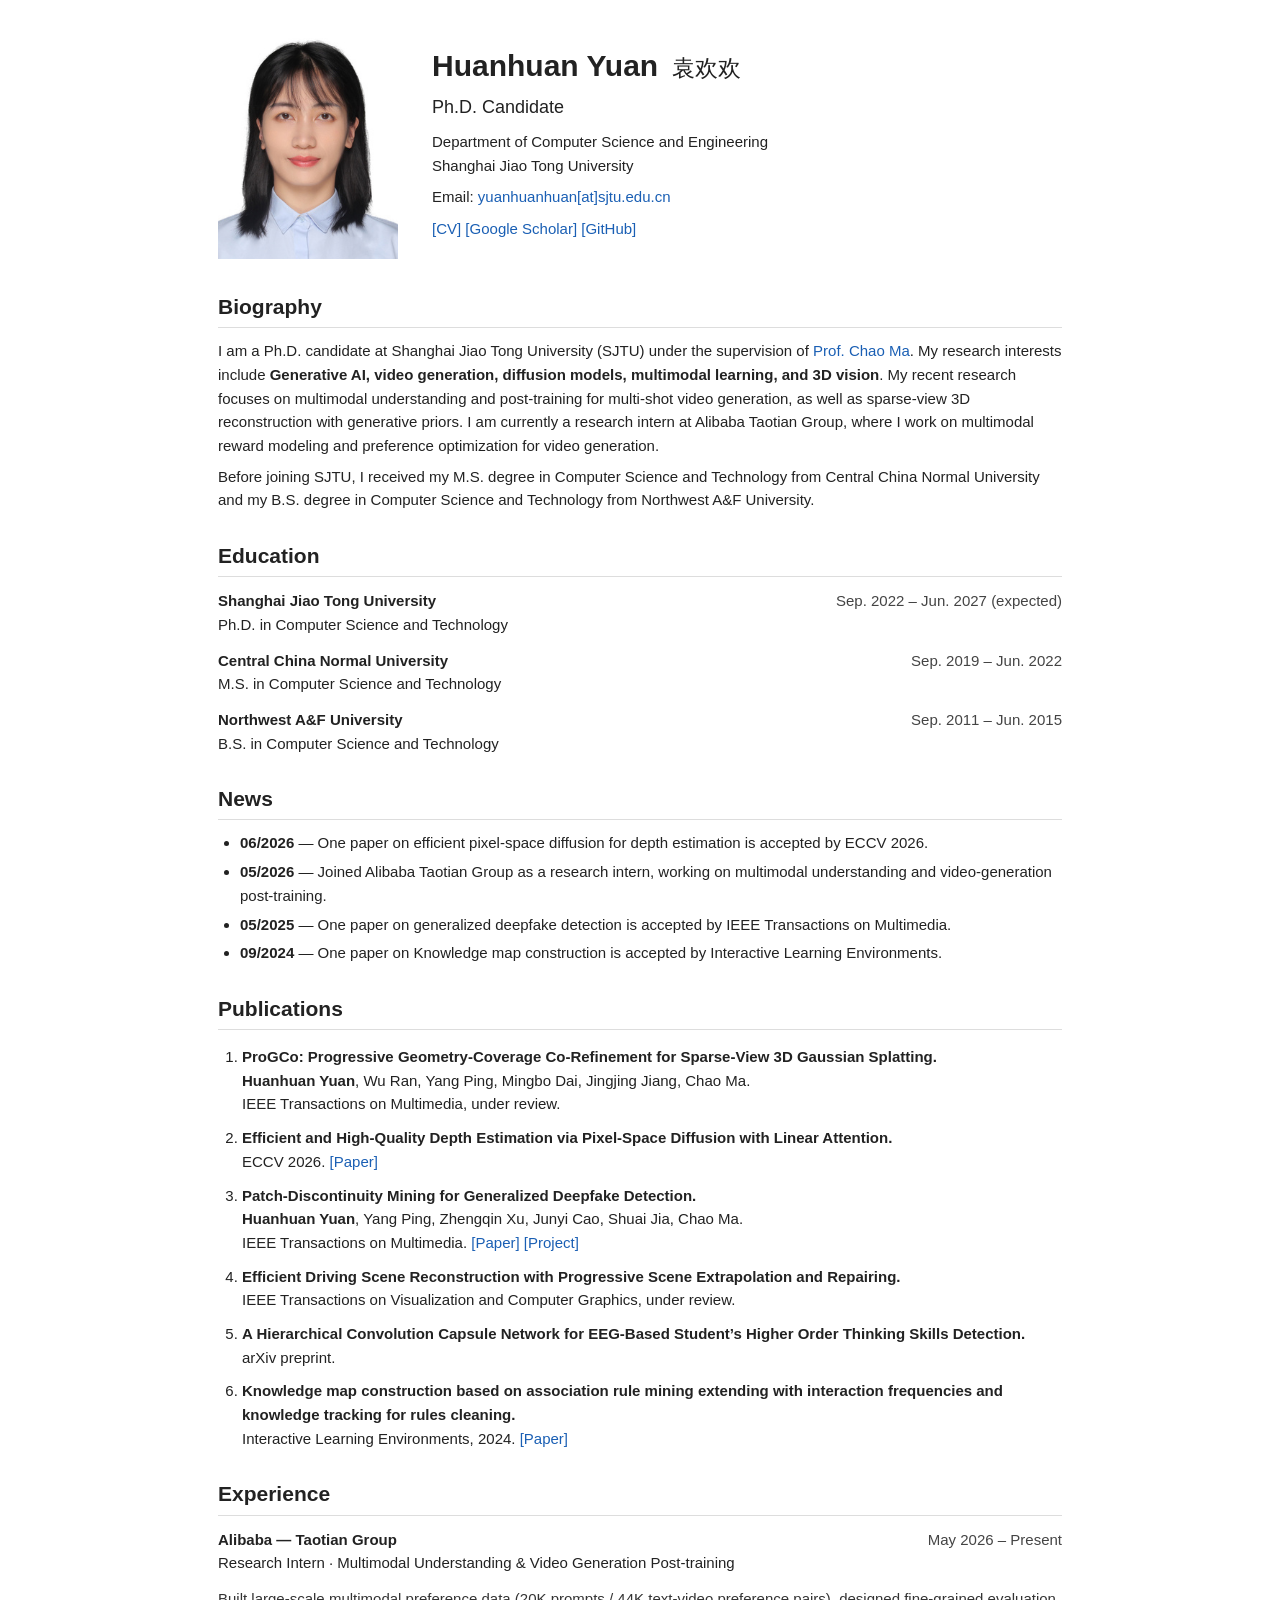
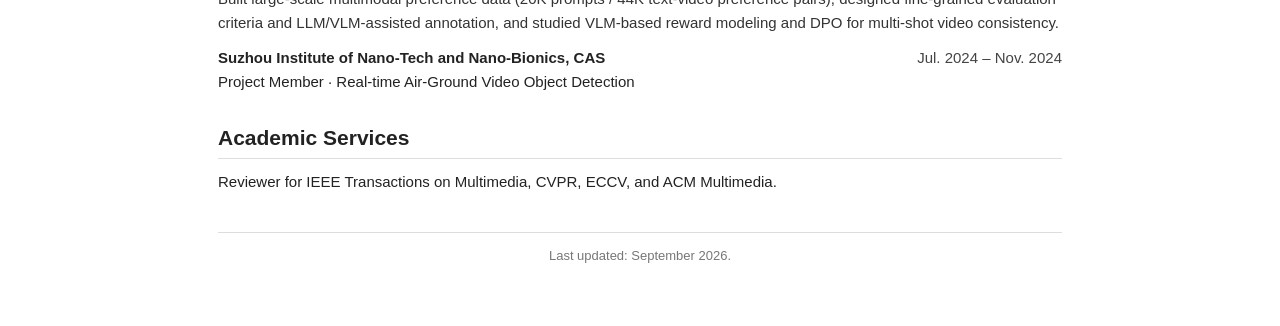
<file: index.html>
<!doctype html>
<html lang="en">
<head>
  <meta charset="utf-8" />
  <meta name="viewport" content="width=device-width, initial-scale=1" />
  <meta name="description" content="Huanhuan Yuan — Ph.D. candidate at Shanghai Jiao Tong University. Research interests: Generative AI, Video Generation, Diffusion Models, Multimodal Learning, and 3D Vision." />
  <title>Huanhuan Yuan | Shanghai Jiao Tong University</title>
  <link rel="stylesheet" href="assets/style.css" />
</head>
<body>
<main class="page">
  <header class="hero">
    <img class="avatar" src="assets/profile.png" alt="Huanhuan Yuan" />
    <div class="hero-text">
      <h1>Huanhuan Yuan <span class="cn">袁欢欢</span></h1>
      <h2>Ph.D. Candidate</h2>
      <p class="affiliation">Department of Computer Science and Engineering<br/>Shanghai Jiao Tong University</p>
      <p>Email: <a href="mailto:yuanhuanhuan@sjtu.edu.cn">yuanhuanhuan[at]sjtu.edu.cn</a></p>
      <p class="links">
        <a href="assets/Yuan_Huanhuan_CV.pdf">[CV]</a>
        <a href="https://scholar.google.com/citations?user=P3-e6RYAAAAJ&amp;hl=en">[Google Scholar]</a>
        <a href="https://github.com/huanhuanyuan7">[GitHub]</a>
      </p>
    </div>
  </header>

  <section>
    <h3>Biography</h3>
    <p>I am a Ph.D. candidate at Shanghai Jiao Tong University (SJTU) under the supervision of <a href="https://vision.sjtu.edu.cn/">Prof. Chao Ma</a>. My research interests include <strong>Generative AI, video generation, diffusion models, multimodal learning, and 3D vision</strong>. My recent research focuses on multimodal understanding and post-training for multi-shot video generation, as well as sparse-view 3D reconstruction with generative priors. I am currently a research intern at Alibaba Taotian Group, where I work on multimodal reward modeling and preference optimization for video generation.</p>
    <p>Before joining SJTU, I received my M.S. degree in Computer Science and Technology from Central China Normal University and my B.S. degree in Computer Science and Technology from Northwest A&amp;F University.</p>
  </section>

  <section>
    <h3>Education</h3>
    <div class="row"><div><strong>Shanghai Jiao Tong University</strong><br/><span>Ph.D. in Computer Science and Technology</span></div><div>Sep. 2022 – Jun. 2027 (expected)</div></div>
    <div class="row"><div><strong>Central China Normal University</strong><br/><span>M.S. in Computer Science and Technology</span></div><div>Sep. 2019 – Jun. 2022</div></div>
    <div class="row"><div><strong>Northwest A&amp;F University</strong><br/><span>B.S. in Computer Science and Technology</span></div><div>Sep. 2011 – Jun. 2015</div></div>
  </section>

  <section>
    <h3>News</h3>
    <ul class="news">
      <li><b>06/2026</b> — One paper on efficient pixel-space diffusion for depth estimation is accepted by ECCV 2026.</li>
      <li><b>05/2026</b> — Joined Alibaba Taotian Group as a research intern, working on multimodal understanding and video-generation post-training.</li>
      <li><b>05/2025</b> — One paper on generalized deepfake detection is accepted by IEEE Transactions on Multimedia.</li>
      <li><b>09/2024</b> — One paper on Knowledge map construction is accepted by Interactive Learning Environments.</li>
    </ul>
  </section>

  <section>
    <h3>Publications</h3>
    <ol class="publist">
      <li>
        <strong>ProGCo: Progressive Geometry-Coverage Co-Refinement for Sparse-View 3D Gaussian Splatting.</strong><br/>
        <strong>Huanhuan Yuan</strong>, Wu Ran, Yang Ping, Mingbo Dai, Jingjing Jiang, Chao Ma.<br/>
        <span class="venue">IEEE Transactions on Multimedia, under review.</span>
      </li>

      <li>
        <strong>Efficient and High-Quality Depth Estimation via Pixel-Space Diffusion with Linear Attention.</strong><br/>
        ECCV 2026.
        <a href="http://arxiv.org/abs/2608.30129">[Paper]</a>
      </li>

      <li>
        <strong>Patch-Discontinuity Mining for Generalized Deepfake Detection.</strong><br/>
        <strong>Huanhuan Yuan</strong>, Yang Ping, Zhengqin Xu, Junyi Cao, Shuai Jia, Chao Ma.<br/>
        <span class="venue">IEEE Transactions on Multimedia.</span>
        <a href="https://ieeexplore.ieee.org/abstract/document/11329497">[Paper]</a>
        <a href="https://huanhuanyuan7.github.io/GenDF/">[Project]</a>
      </li>

      <li>
        <strong>Efficient Driving Scene Reconstruction with Progressive Scene Extrapolation and Repairing.</strong><br/>
        IEEE Transactions on Visualization and Computer Graphics, under review.
      </li>

      <li>
        <strong>A Hierarchical Convolution Capsule Network for EEG-Based Student’s Higher Order Thinking Skills Detection.</strong><br/>
        arXiv preprint.
      </li>

      <li>
        <strong>Knowledge map construction based on association rule mining extending with interaction frequencies and knowledge tracking for rules cleaning.</strong><br/>
        Interactive Learning Environments, 2024.
        <a href="https://www.tandfonline.com/doi/abs/10.1080/10494820.2023.2200794">[Paper]</a>
      </li>
    </ol>
  </section>

  <section>
    <h3>Experience</h3>
    <div class="row"><div><strong>Alibaba — Taotian Group</strong><br/><span>Research Intern · Multimodal Understanding &amp; Video Generation Post-training</span></div><div>May 2026 – Present</div></div>
    <p class="indent">Built large-scale multimodal preference data (20K prompts / 44K text-video preference pairs), designed fine-grained evaluation criteria and LLM/VLM-assisted annotation, and studied VLM-based reward modeling and DPO for multi-shot video consistency.</p>
    <div class="row"><div><strong>Suzhou Institute of Nano-Tech and Nano-Bionics, CAS</strong><br/><span>Project Member · Real-time Air-Ground Video Object Detection</span></div><div>Jul. 2024 – Nov. 2024</div></div>
  </section>

  <section>
    <h3>Academic Services</h3>
    <p>Reviewer for IEEE Transactions on Multimedia, CVPR, ECCV, and ACM Multimedia.</p>
  </section>

  <footer>Last updated: September 2026.</footer>
</main>
</body>
</html>
</file>
<file: assets/style.css>
:root{--text:#222;--muted:#666;--link:#1a5fb4;--line:#ddd;--bg:#fff}*{box-sizing:border-box}body{margin:0;background:var(--bg);color:var(--text);font-family:Arial,'Helvetica Neue',sans-serif;font-size:15px;line-height:1.58}.page{max-width:900px;margin:38px auto 60px;padding:0 28px}.hero{display:flex;gap:34px;align-items:flex-start;margin-bottom:26px}.avatar{width:180px;height:225px;object-fit:cover;border-radius:3px}.hero-text{padding-top:4px}.hero h1{font-size:30px;margin:0 0 4px;font-weight:600}.cn{font-weight:400;font-size:23px;margin-left:6px}.hero h2{font-size:18px;margin:0 0 8px;font-weight:500}.affiliation{margin:5px 0 8px}.links{margin-top:8px}a{color:var(--link);text-decoration:none}a:hover{text-decoration:underline}.muted{color:var(--muted)}section{margin-top:27px}h3{font-size:21px;margin:0 0 11px;padding-bottom:4px;border-bottom:1px solid var(--line);font-weight:600}p{margin:7px 0}.row{display:flex;justify-content:space-between;gap:24px;margin:12px 0}.row>div:last-child{white-space:nowrap;color:#444}.news{padding-left:22px;margin-top:8px}.news li{margin:5px 0}.pub{display:grid;grid-template-columns:205px 1fr;gap:22px;margin:22px 0 30px;align-items:start}.pub img{width:205px;max-height:155px;object-fit:cover;object-position:top;border:1px solid #e1e1e1}.pub h4{font-size:16px;margin:0 0 5px;line-height:1.4}.pub .venue{font-style:italic;color:#444}.pub .desc{margin-top:8px;text-align:justify}.publist{padding-left:24px}.publist li{margin:10px 0}.indent{margin-left:0;color:#333}footer{margin-top:38px;padding-top:13px;border-top:1px solid var(--line);font-size:13px;color:#777;text-align:center}@media(max-width:700px){.page{margin-top:24px;padding:0 18px}.hero{display:block}.avatar{width:150px;height:188px;margin-bottom:16px}.hero h1{font-size:26px}.row{display:block}.row>div:last-child{margin-top:2px;white-space:normal;color:#666}.pub{display:block}.pub img{width:100%;max-width:330px;max-height:220px;margin-bottom:12px}}
</file>
